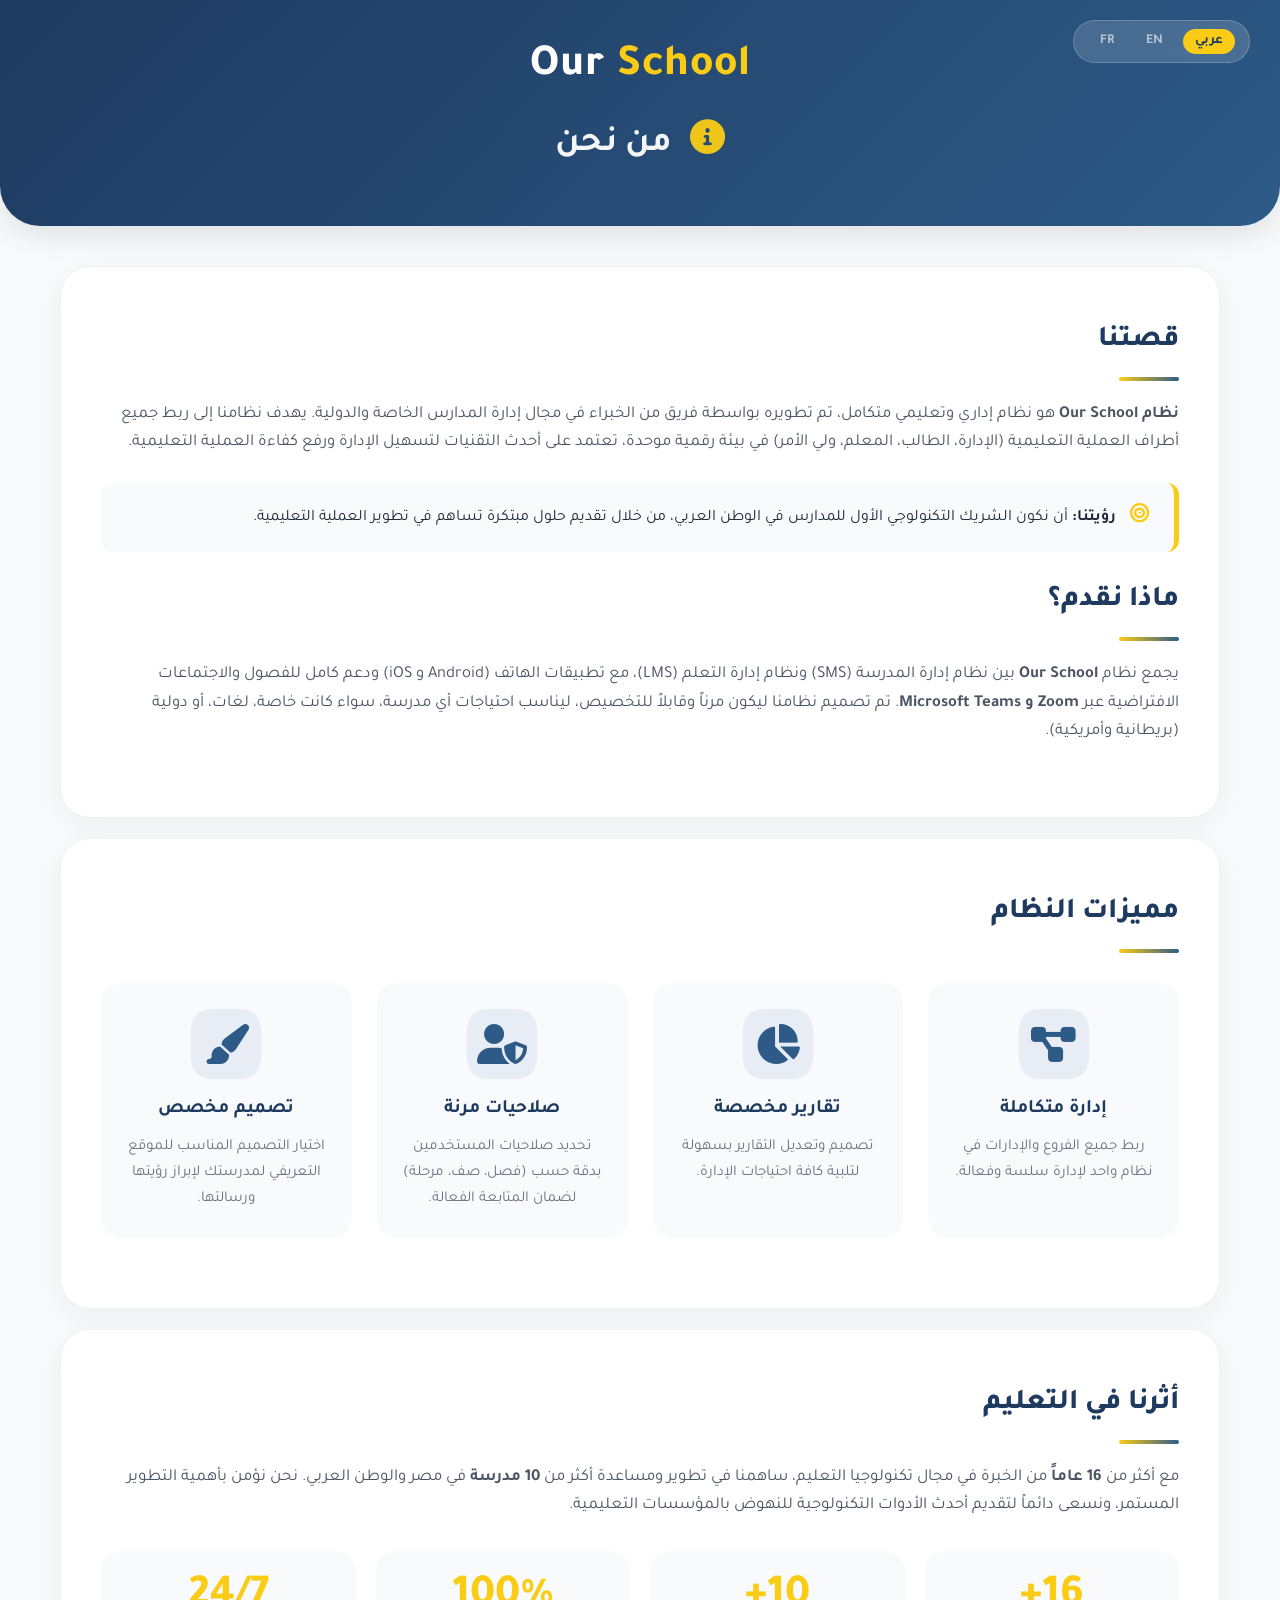
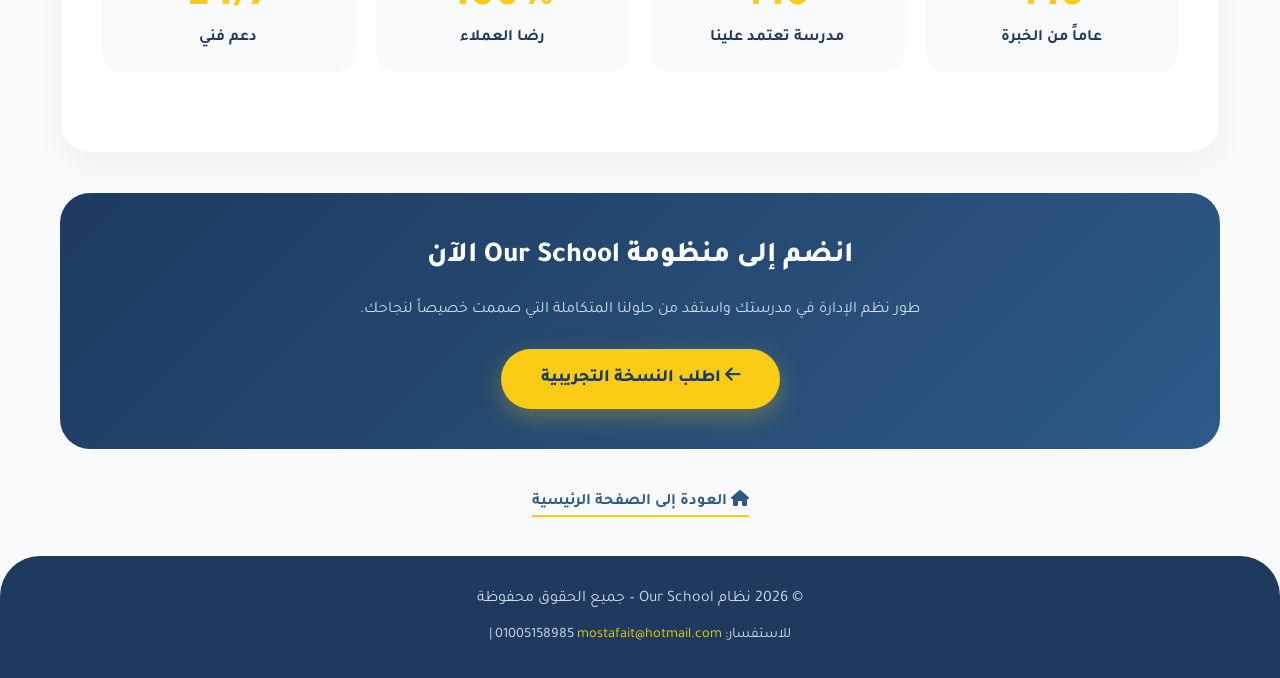
<file: aboutus.html>
<!DOCTYPE html>
<html lang="ar" dir="rtl">
<head>
    <meta charset="UTF-8" />
    <meta name="viewport" content="width=device-width, initial-scale=1.0" />
    <title>من نحن - نظام Our School</title>
    <!-- خطوط Google -->
    <link rel="preconnect" href="https://fonts.googleapis.com" />
    <link rel="preconnect" href="https://fonts.gstatic.com" crossorigin />
    <link href="https://fonts.googleapis.com/css2?family=Tajawal:wght@400;500;700;800&display=swap" rel="stylesheet" />
    <!-- أيقونات Font Awesome -->
    <link rel="stylesheet" href="https://cdnjs.cloudflare.com/ajax/libs/font-awesome/6.0.0-beta3/css/all.min.css" />
    <style>
        /* --- الأنماط العامة (مطابقة للصفحة الرئيسية) --- */
        * {
            margin: 0;
            padding: 0;
            box-sizing: border-box;
        }

        body {
            font-family: 'Tajawal', sans-serif;
            background-color: #f9fafb;
            color: #1f2937;
            line-height: 1.7;
        }

        body.lang-en {
            direction: ltr;
            text-align: left;
        }
        body.lang-fr {
            direction: ltr;
            text-align: left;
        }
        body.lang-ar {
            direction: rtl;
            text-align: right;
        }

        .container {
            max-width: 1200px;
            margin: 0 auto;
            padding: 0 20px;
        }

        /* --- الهيدر (مطابق للرئيسية مع تعديل بسيط) --- */
        header {
            background: linear-gradient(135deg, #1e3a5f, #2d5a87);
            color: white;
            padding: 30px 0 50px;
            border-radius: 0 0 40px 40px;
            box-shadow: 0 10px 30px rgba(0,0,0,0.1);
            position: relative;
        }

        .header-content {
            display: flex;
            flex-direction: column;
            align-items: center;
            text-align: center;
        }

        .language-switcher {
            position: absolute;
            top: 20px;
            left: 30px;
            display: flex;
            gap: 8px;
            background: rgba(255,255,255,0.15);
            padding: 8px 14px;
            border-radius: 50px;
            backdrop-filter: blur(10px);
            border: 1px solid rgba(255,255,255,0.2);
        }

        body.lang-ar .language-switcher {
            left: auto;
            right: 30px;
        }

        .lang-btn {
            background: transparent;
            border: none;
            color: rgba(255,255,255,0.6);
            font-size: 0.85rem;
            font-weight: 700;
            cursor: pointer;
            padding: 4px 12px;
            border-radius: 30px;
            transition: all 0.3s ease;
            font-family: 'Tajawal', sans-serif;
        }

        .lang-btn:hover {
            color: white;
            background: rgba(255,255,255,0.1);
        }

        .lang-btn.active {
            color: #1e3a5f;
            background: #facc15;
        }

        .logo {
            font-size: 2.8rem;
            font-weight: 800;
            margin-bottom: 5px;
            letter-spacing: 1px;
        }

        .logo span {
            color: #facc15;
        }

        .page-title {
            font-size: 2.2rem;
            font-weight: 700;
            margin-top: 5px;
            opacity: 0.95;
        }

        .page-title i {
            color: #facc15;
            margin-left: 10px;
        }

        /* --- محتوى صفحة About --- */
        .about-section {
            background: white;
            border-radius: 30px;
            padding: 50px 40px;
            margin: 40px 0;
            box-shadow: 0 8px 30px rgba(0,0,0,0.05);
            border: 1px solid #f0f2f5;
        }

        .about-section h2 {
            color: #1e3a5f;
            font-size: 1.8rem;
            font-weight: 800;
            margin-bottom: 20px;
            position: relative;
            padding-bottom: 15px;
        }

        .about-section h2:after {
            content: '';
            position: absolute;
            bottom: 0;
            right: 0;
            width: 60px;
            height: 4px;
            background: linear-gradient(90deg, #facc15, #2d5a87);
            border-radius: 4px;
        }

        body.lang-en .about-section h2:after,
        body.lang-fr .about-section h2:after {
            right: auto;
            left: 0;
        }

        .about-section p {
            color: #4b5563;
            font-size: 1.05rem;
            margin-bottom: 20px;
        }

        .about-section .highlight-box {
            background: #f8fafc;
            border-right: 5px solid #facc15;
            padding: 20px 25px;
            border-radius: 12px;
            margin: 25px 0;
        }

        body.lang-en .about-section .highlight-box,
        body.lang-fr .about-section .highlight-box {
            border-right: none;
            border-left: 5px solid #facc15;
        }

        .about-section .highlight-box i {
            color: #facc15;
            margin-left: 10px;
            font-size: 1.2rem;
        }

        body.lang-en .about-section .highlight-box i,
        body.lang-fr .about-section .highlight-box i {
            margin-left: 0;
            margin-right: 10px;
        }

        /* شبكة المزايا */
        .features-grid-about {
            display: grid;
            grid-template-columns: repeat(auto-fit, minmax(240px, 1fr));
            gap: 25px;
            margin: 30px 0 20px;
        }

        .feature-item-about {
            background: #f8fafc;
            padding: 25px 20px;
            border-radius: 20px;
            text-align: center;
            transition: all 0.3s ease;
            border: 1px solid transparent;
        }

        .feature-item-about:hover {
            transform: translateY(-5px);
            border-color: #facc15;
            box-shadow: 0 8px 25px rgba(0,0,0,0.06);
        }

        .feature-item-about i {
            font-size: 2.5rem;
            color: #2d5a87;
            background: #e8edf5;
            padding: 15px;
            border-radius: 20px;
            width: 70px;
            height: 70px;
            display: flex;
            align-items: center;
            justify-content: center;
            margin: 0 auto 15px;
        }

        .feature-item-about h4 {
            font-size: 1.2rem;
            font-weight: 700;
            color: #1e3a5f;
            margin-bottom: 8px;
        }

        .feature-item-about p {
            font-size: 0.95rem;
            color: #6b7280;
            margin-bottom: 0;
        }

        /* قسم إنجازات الشركة */
        .achievement-stats {
            display: grid;
            grid-template-columns: repeat(auto-fit, minmax(150px, 1fr));
            gap: 20px;
            margin: 30px 0;
        }

        .stat-item {
            text-align: center;
            background: #f8fafc;
            padding: 20px 10px;
            border-radius: 20px;
        }

        .stat-item .number {
            font-size: 2.8rem;
            font-weight: 800;
            color: #facc15;
            display: block;
            line-height: 1.2;
        }

        .stat-item .label {
            color: #1e3a5f;
            font-weight: 600;
            font-size: 1rem;
        }

        /* قسم الدعوة */
        .cta-about {
            text-align: center;
            background: linear-gradient(135deg, #1e3a5f, #2d5a87);
            color: white;
            padding: 40px 30px;
            border-radius: 30px;
            margin: 40px 0;
        }

        .cta-about h3 {
            font-size: 1.8rem;
            font-weight: 800;
            margin-bottom: 15px;
        }

        .cta-about p {
            color: #d1dbe8;
            max-width: 600px;
            margin: 0 auto 25px;
        }

        .btn-secondary {
            background: #facc15;
            color: #1e3a5f;
            padding: 15px 40px;
            border-radius: 60px;
            font-weight: 800;
            font-size: 1.1rem;
            border: none;
            cursor: pointer;
            box-shadow: 0 8px 25px rgba(250, 204, 21, 0.3);
            transition: transform 0.2s;
            display: inline-block;
            text-decoration: none;
        }

        .btn-secondary:hover {
            transform: scale(1.03);
        }

        /* --- الفوتر (مطابق للرئيسية) --- */
        footer {
            background: #1e3a5f;
            color: #d1dbe8;
            padding: 30px 0;
            text-align: center;
            border-radius: 40px 40px 0 0;
            margin-top: 40px;
        }

        footer a {
            color: #facc15;
            text-decoration: none;
        }

        /* --- استجابة --- */
        @media (max-width: 640px) {
            .logo { font-size: 2rem; }
            .page-title { font-size: 1.6rem; }
            .about-section { padding: 30px 20px; }
            .about-section h2 { font-size: 1.5rem; }
            .language-switcher {
                top: 10px;
                left: 10px;
                padding: 5px 10px;
            }
            body.lang-ar .language-switcher {
                left: auto;
                right: 10px;
            }
            .lang-btn { font-size: 0.7rem; padding: 2px 8px; }
            .cta-about { padding: 30px 20px; }
            .cta-about h3 { font-size: 1.4rem; }
        }

        /* --- أدوات اللغة --- */
        .lang-ar-only,
        .lang-en-only,
        .lang-fr-only {
            display: none;
        }

        body.lang-ar .lang-ar-only { display: inline; }
        body.lang-en .lang-en-only { display: inline; }
        body.lang-fr .lang-fr-only { display: inline; }

        .lang-all {
            display: inline;
        }
    </style>
</head>
<body class="lang-ar">

    <header>
        <div class="container header-content">
            <!-- زر تبديل اللغة -->
            <div class="language-switcher">
                <button class="lang-btn active" data-lang="ar" onclick="switchLanguage('ar')">عربي</button>
                <button class="lang-btn" data-lang="en" onclick="switchLanguage('en')">EN</button>
                <button class="lang-btn" data-lang="fr" onclick="switchLanguage('fr')">FR</button>
            </div>

            <div class="logo">Our <span>School</span></div>
            <div class="page-title">
                <i class="fas fa-info-circle"></i>
                <span class="lang-ar-only">من نحن</span>
                <span class="lang-en-only">About Us</span>
                <span class="lang-fr-only">À propos de nous</span>
            </div>
        </div>
    </header>

    <main class="container">
        <!-- قسم من نحن الرئيسي -->
        <section class="about-section">
            <h2>
                <span class="lang-ar-only">قصتنا</span>
                <span class="lang-en-only">Our Story</span>
                <span class="lang-fr-only">Notre histoire</span>
            </h2>
            <p>
                <span class="lang-ar-only">
                    <strong>نظام Our School</strong> هو نظام إداري وتعليمي متكامل، تم تطويره بواسطة فريق من الخبراء في مجال إدارة المدارس الخاصة والدولية. 
                    يهدف نظامنا إلى ربط جميع أطراف العملية التعليمية (الإدارة، الطالب، المعلم، ولي الأمر) في بيئة رقمية موحدة، 
                    تعتمد على أحدث التقنيات لتسهيل الإدارة ورفع كفاءة العملية التعليمية.
                </span>
                <span class="lang-en-only">
                    <strong>Our School system</strong> is an integrated administrative and educational system, developed by a team of experts in the field of private and international school management. 
                    Our system aims to connect all parties of the educational process (administration, student, teacher, and parent) in a unified digital environment, 
                    relying on the latest technologies to facilitate management and improve the efficiency of the educational process.
                </span>
                <span class="lang-fr-only">
                    <strong>Le système Our School</strong> est un système administratif et éducatif intégré, développé par une équipe d'experts dans la gestion des écoles privées et internationales. 
                    Notre système vise à connecter toutes les parties du processus éducatif (administration, étudiant, enseignant, parent) dans un environnement numérique unifié, 
                    en s'appuyant sur les dernières technologies pour faciliter la gestion et améliorer l'efficacité du processus éducatif.
                </span>
            </p>

            <div class="highlight-box">
                <i class="fas fa-bullseye"></i>
                <strong>
                    <span class="lang-ar-only">رؤيتنا:</span>
                    <span class="lang-en-only">Our Vision:</span>
                    <span class="lang-fr-only">Notre vision:</span>
                </strong>
                <span class="lang-ar-only"> أن نكون الشريك التكنولوجي الأول للمدارس في الوطن العربي، من خلال تقديم حلول مبتكرة تساهم في تطوير العملية التعليمية.</span>
                <span class="lang-en-only"> To be the leading technology partner for schools in the Arab world, by providing innovative solutions that contribute to the development of the educational process.</span>
                <span class="lang-fr-only"> Être le partenaire technologique de premier plan pour les écoles du monde arabe, en fournissant des solutions innovantes qui contribuent au développement du processus éducatif.</span>
            </div>

            <h2>
                <span class="lang-ar-only">ماذا نقدم؟</span>
                <span class="lang-en-only">What do we offer?</span>
                <span class="lang-fr-only">Qu'offrons-nous ?</span>
            </h2>
            <p>
                <span class="lang-ar-only">
                    يجمع نظام <strong>Our School</strong> بين نظام إدارة المدرسة (SMS) ونظام إدارة التعلم (LMS)، 
                    مع تطبيقات الهاتف (Android و iOS) ودعم كامل للفصول والاجتماعات الافتراضية عبر <strong>Zoom و Microsoft Teams</strong>. 
                    تم تصميم نظامنا ليكون مرناً وقابلاً للتخصيص، ليناسب احتياجات أي مدرسة، سواء كانت خاصة، لغات، أو دولية (بريطانية وأمريكية).
                </span>
                <span class="lang-en-only">
                    The <strong>Our School</strong> system combines a School Management System (SMS) and a Learning Management System (LMS), 
                    with mobile applications (Android and iOS) and full support for virtual classes and meetings via <strong>Zoom and Microsoft Teams</strong>. 
                    Our system is designed to be flexible and customizable to fit the needs of any school, whether private, language, or international (British and American).
                </span>
                <span class="lang-fr-only">
                    Le système <strong>Our School</strong> combine un système de gestion scolaire (SMS) et un système de gestion de l'apprentissage (LMS), 
                    avec des applications mobiles (Android et iOS) et un support complet pour les classes et réunions virtuelles via <strong>Zoom et Microsoft Teams</strong>. 
                    Notre système est conçu pour être flexible et personnalisable pour répondre aux besoins de toute école, qu'elle soit privée, de langues ou internationale (britannique et américaine).
                </span>
            </p>
        </section>

        <!-- شبكة المزايا -->
        <section class="about-section" style="margin-top: -20px;">
            <h2>
                <span class="lang-ar-only">مميزات النظام</span>
                <span class="lang-en-only">System Features</span>
                <span class="lang-fr-only">Fonctionnalités du système</span>
            </h2>
            <div class="features-grid-about">
                <div class="feature-item-about">
                    <i class="fas fa-project-diagram"></i>
                    <h4>
                        <span class="lang-ar-only">إدارة متكاملة</span>
                        <span class="lang-en-only">Integrated Management</span>
                        <span class="lang-fr-only">Gestion intégrée</span>
                    </h4>
                    <p>
                        <span class="lang-ar-only">ربط جميع الفروع والإدارات في نظام واحد لإدارة سلسة وفعالة.</span>
                        <span class="lang-en-only">Connect all branches and departments in one system for smooth and efficient management.</span>
                        <span class="lang-fr-only">Connectez toutes les succursales et départements dans un seul système pour une gestion fluide et efficace.</span>
                    </p>
                </div>
                <div class="feature-item-about">
                    <i class="fas fa-chart-pie"></i>
                    <h4>
                        <span class="lang-ar-only">تقارير مخصصة</span>
                        <span class="lang-en-only">Custom Reports</span>
                        <span class="lang-fr-only">Rapports personnalisés</span>
                    </h4>
                    <p>
                        <span class="lang-ar-only">تصميم وتعديل التقارير بسهولة لتلبية كافة احتياجات الإدارة.</span>
                        <span class="lang-en-only">Design and modify reports easily to meet all management needs.</span>
                        <span class="lang-fr-only">Concevez et modifiez des rapports facilement pour répondre à tous les besoins de gestion.</span>
                    </p>
                </div>
                <div class="feature-item-about">
                    <i class="fas fa-user-shield"></i>
                    <h4>
                        <span class="lang-ar-only">صلاحيات مرنة</span>
                        <span class="lang-en-only">Flexible Privileges</span>
                        <span class="lang-fr-only">Privilèges flexibles</span>
                    </h4>
                    <p>
                        <span class="lang-ar-only">تحديد صلاحيات المستخدمين بدقة حسب (فصل، صف، مرحلة) لضمان المتابعة الفعالة.</span>
                        <span class="lang-en-only">Precisely define user privileges by (class, grade, stage) to ensure effective follow-up.</span>
                        <span class="lang-fr-only">Définissez précisément les privilèges des utilisateurs par (classe, niveau, étape) pour assurer un suivi efficace.</span>
                    </p>
                </div>
                <div class="feature-item-about">
                    <i class="fas fa-paint-brush"></i>
                    <h4>
                        <span class="lang-ar-only">تصميم مخصص</span>
                        <span class="lang-en-only">Custom Design</span>
                        <span class="lang-fr-only">Design personnalisé</span>
                    </h4>
                    <p>
                        <span class="lang-ar-only">اختيار التصميم المناسب للموقع التعريفي لمدرستك لإبراز رؤيتها ورسالتها.</span>
                        <span class="lang-en-only">Choose the appropriate design for your school's website to highlight its vision and mission.</span>
                        <span class="lang-fr-only">Choisissez le design approprié pour le site web de votre école afin de mettre en valeur sa vision et sa mission.</span>
                    </p>
                </div>
            </div>
        </section>

        <!-- قسم الإنجازات -->
        <section class="about-section" style="margin-top: -20px;">
            <h2>
                <span class="lang-ar-only">أثرنا في التعليم</span>
                <span class="lang-en-only">Our Impact on Education</span>
                <span class="lang-fr-only">Notre impact sur l'éducation</span>
            </h2>
            <p>
                <span class="lang-ar-only">
                    مع أكثر من <strong>16 عاماً</strong> من الخبرة في مجال تكنولوجيا التعليم، ساهمنا في تطوير ومساعدة أكثر من <strong>10 مدرسة</strong> في مصر والوطن العربي. 
                    نحن نؤمن بأهمية التطوير المستمر، ونسعى دائماً لتقديم أحدث الأدوات التكنولوجية للنهوض بالمؤسسات التعليمية.
                </span>
                <span class="lang-en-only">
                    With over <strong>16 years</strong> of experience in educational technology, we have contributed to developing and helping more than <strong>10 schools</strong> in Egypt and the Arab world. 
                    We believe in the importance of continuous development and constantly strive to provide the latest technological tools to advance educational institutions.
                </span>
                <span class="lang-fr-only">
                    Avec plus de <strong>16 ans</strong> d'expérience dans la technologie éducative, nous avons contribué au développement et aidé plus de <strong>10 écoles</strong> en Égypte et dans le monde arabe. 
                    Nous croyons en l'importance du développement continu et nous nous efforçons constamment de fournir les derniers outils technologiques pour faire progresser les institutions éducatives.
                </span>
            </p>

            <div class="achievement-stats">
                <div class="stat-item">
                    <span class="number">16+</span>
                    <span class="label">
                        <span class="lang-ar-only">عاماً من الخبرة</span>
                        <span class="lang-en-only">Years of Experience</span>
                        <span class="lang-fr-only">Années d'expérience</span>
                    </span>
                </div>
                <div class="stat-item">
                    <span class="number">10+</span>
                    <span class="label">
                        <span class="lang-ar-only">مدرسة تعتمد علينا</span>
                        <span class="lang-en-only">Schools Rely on Us</span>
                        <span class="lang-fr-only">Écoles Nous Font Confiance</span>
                    </span>
                </div>
                <div class="stat-item">
                    <span class="number">100%</span>
                    <span class="label">
                        <span class="lang-ar-only">رضا العملاء</span>
                        <span class="lang-en-only">Client Satisfaction</span>
                        <span class="lang-fr-only">Satisfaction Client</span>
                    </span>
                </div>
                <div class="stat-item">
                    <span class="number">24/7</span>
                    <span class="label">
                        <span class="lang-ar-only">دعم فني</span>
                        <span class="lang-en-only">Technical Support</span>
                        <span class="lang-fr-only">Support Technique</span>
                    </span>
                </div>
            </div>
        </section>

        <!-- قسم الدعوة للانضمام -->
        <div class="cta-about">
            <h3>
                <span class="lang-ar-only">انضم إلى منظومة Our School الآن</span>
                <span class="lang-en-only">Join Our School System Now</span>
                <span class="lang-fr-only">Rejoignez le système Our School maintenant</span>
            </h3>
            <p>
                <span class="lang-ar-only">طور نظم الإدارة في مدرستك واستفد من حلولنا المتكاملة التي صممت خصيصاً لنجاحك.</span>
                <span class="lang-en-only">Develop your school's management systems and benefit from our integrated solutions designed specifically for your success.</span>
                <span class="lang-fr-only">Développez les systèmes de gestion de votre école et bénéficiez de nos solutions intégrées conçues spécialement pour votre succès.</span>
            </p>
            <a href="#" class="btn-secondary"><i class="fas fa-arrow-left"></i> 
                <span class="lang-ar-only">اطلب النسخة التجريبية</span>
                <span class="lang-en-only">Request a Trial Version</span>
                <span class="lang-fr-only">Demander une version d'essai</span>
            </a>
        </div>

        <!-- رابط العودة للصفحة الرئيسية -->
        <div style="text-align: center; margin: 30px 0;">
            <a href="#" style="color: #2d5a87; font-weight: 700; text-decoration: none; border-bottom: 2px solid #facc15; padding-bottom: 5px;">
                <i class="fas fa-home"></i> 
                <span class="lang-ar-only">العودة إلى الصفحة الرئيسية</span>
                <span class="lang-en-only">Back to Home</span>
                <span class="lang-fr-only">Retour à l'accueil</span>
            </a>
        </div>
    </main>

    <footer>
        <div class="container">
            <p>© 2026 نظام Our School – 
                <span class="lang-ar-only">جميع الحقوق محفوظة</span>
                <span class="lang-en-only">All Rights Reserved</span>
                <span class="lang-fr-only">Tous droits réservés</span>
            </p>
            <p style="margin-top: 10px; font-size: 0.9rem;">
                <span class="lang-ar-only">للاستفسار:</span>
                <span class="lang-en-only">Contact:</span>
                <span class="lang-fr-only">Contact:</span>
                <a href="mailto:mostafait@hotmail.com">mostafait@hotmail.com</a> 
                <span style="direction: ltr; display: inline-block;">| 01005158985</span>
            </p>
        </div>
    </footer>

    <script>
        // دالة تبديل اللغة
        function switchLanguage(lang) {
            document.body.className = 'lang-' + lang;
            
            if (lang === 'ar') {
                document.documentElement.dir = 'rtl';
                document.documentElement.lang = 'ar';
            } else {
                document.documentElement.dir = 'ltr';
                document.documentElement.lang = lang;
            }
            
            document.querySelectorAll('.lang-btn').forEach(btn => {
                btn.classList.remove('active');
                if (btn.dataset.lang === lang) {
                    btn.classList.add('active');
                }
            });
            
            localStorage.setItem('preferred-lang', lang);
        }

        // استعادة اللغة المحفوظة
        document.addEventListener('DOMContentLoaded', function() {
            const savedLang = localStorage.getItem('preferred-lang') || 'ar';
            switchLanguage(savedLang);
        });
    </script>
</body>
</html>
</file>
